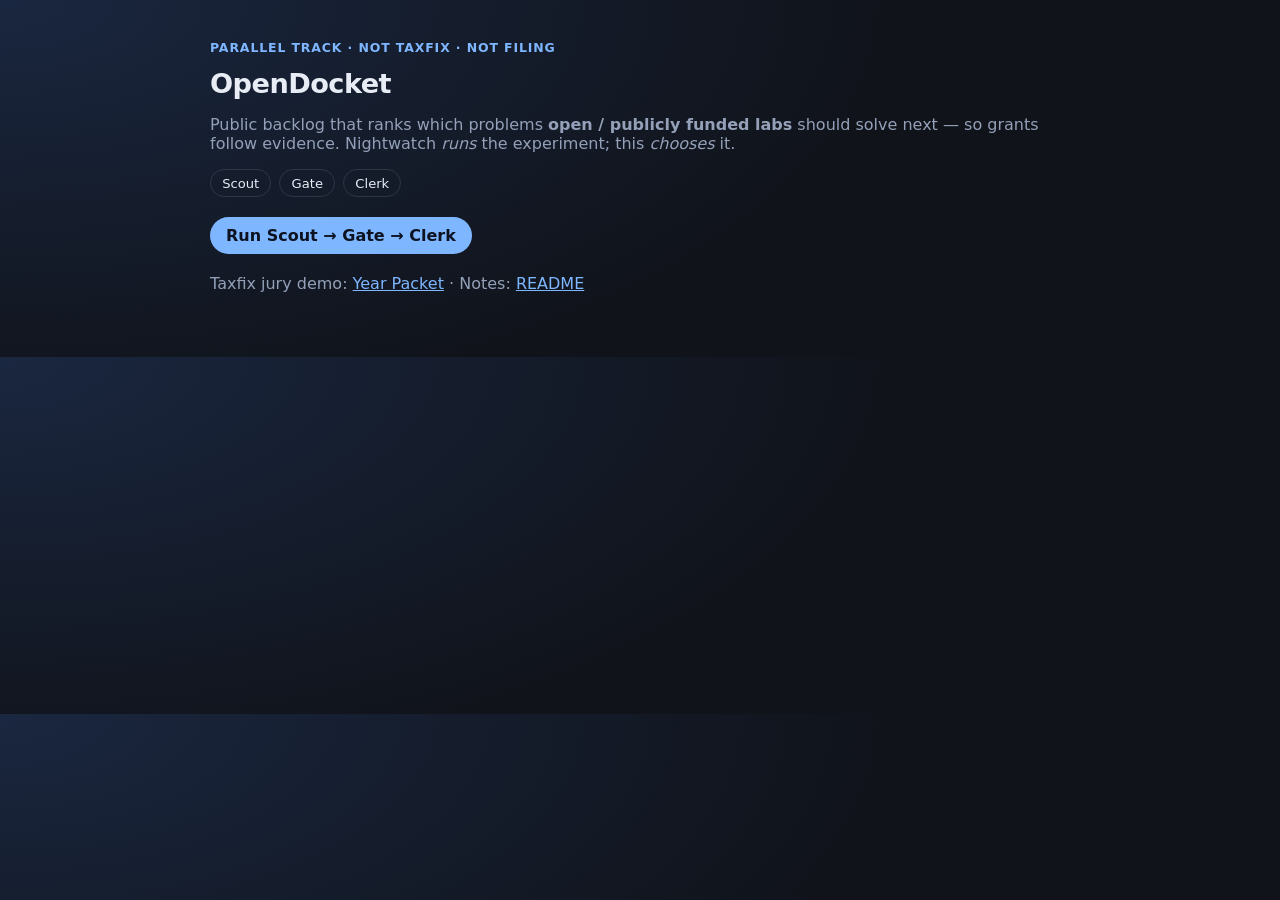
<file: open-labs/index.html>
<!DOCTYPE html>
<html lang="en">
<head>
  <meta charset="utf-8" />
  <meta name="viewport" content="width=device-width, initial-scale=1" />
  <title>OpenDocket — weekly public lab agenda</title>
  <style>
    :root {
      --bg: #10131a; --ink: #e7ecf5; --muted: #93a0b8; --accent: #7eb6ff;
      --ok: #8fd99a; --veto: #ff8f8f; --line: rgba(231,236,245,.12);
      --font: "IBM Plex Sans", system-ui, sans-serif;
    }
    body { margin: 0; font-family: var(--font); color: var(--ink);
      background: radial-gradient(900px 420px at 0% 0%, #1a2740, var(--bg)); }
    main { max-width: 860px; margin: 0 auto; padding: 1.75rem 1.2rem 3rem; }
    h1 { font-size: 1.7rem; letter-spacing: -.02em; margin: .35rem 0; }
    .sub, .meta { color: var(--muted); }
    .banner { font-size: .78rem; text-transform: uppercase; letter-spacing: .07em; color: var(--accent); font-weight: 600; }
    .agents { display: flex; flex-wrap: wrap; gap: .5rem; margin: 1rem 0 1.25rem; }
    .agents span { border: 1px solid var(--line); border-radius: 999px; padding: .35rem .7rem; font-size: .82rem; }
    .agents span.on { border-color: var(--accent); color: var(--accent); }
    button { font: inherit; cursor: pointer; border-radius: 999px; border: 0; padding: .55rem 1rem;
      background: var(--accent); color: #0c1220; font-weight: 600; }
    .card { border: 1px solid var(--line); border-radius: 10px; padding: .9rem 1rem; margin: .65rem 0; background: rgba(0,0,0,.28); }
    .card.vetoed { opacity: .72; border-color: rgba(255,143,143,.45); }
    .card.ranked { border-color: rgba(143,217,154,.45); }
    .status { font-size: .72rem; font-weight: 700; letter-spacing: .06em; text-transform: uppercase; }
    .status.pass { color: var(--ok); }
    .status.fail { color: var(--veto); }
    .log { margin-top: 1.25rem; font-family: ui-monospace, monospace; font-size: .82rem;
      border: 1px solid var(--line); border-radius: 8px; padding: .75rem; background: rgba(0,0,0,.35); white-space: pre-wrap; }
    a { color: var(--accent); }
  </style>
</head>
<body>
  <main>
    <p class="banner">Parallel track · not Taxfix · not filing</p>
    <h1>OpenDocket</h1>
    <p class="sub">Public backlog that ranks which problems <strong>open / publicly funded labs</strong> should solve next — so grants follow evidence. Nightwatch <em>runs</em> the experiment; this <em>chooses</em> it.</p>

    <div class="agents" id="agentPills">
      <span data-a="scout">Scout</span>
      <span data-a="gate">Gate</span>
      <span data-a="clerk">Clerk</span>
    </div>
    <button type="button" id="run">Run Scout → Gate → Clerk</button>

    <div id="board"></div>
    <div class="log" id="log" hidden></div>
    <p class="meta" style="margin-top:1.25rem">Taxfix jury demo: <a href="../year-packet/">Year Packet</a> · Notes: <a href="./README.md">README</a></p>
  </main>
  <script>
    const CARDS = [
      {
        id: "c1",
        title: "Seamless DUNEuro → Zeffiro handoff",
        why: "PerEpi forward↔inverse seam still needs a human in the middle",
        citation: "Höltershinken et al., SIAM J. Sci. Comput. 2025",
        capacity: "Münster biomagnetism + Tampere inverse",
        failed: "Five-year manual bridge; no automated mesh/units adapter",
      },
      {
        id: "c2",
        title: "Unattended overnight run watchdog (domain-agnostic)",
        why: "Grad-student 3AM restarts lose weeks of data",
        citation: "Nightwatch thesis / ALETHEIA run envelope",
        capacity: "Open core + lab adapters",
        failed: "Vendor macros abort without judgment",
      },
      {
        id: "c3",
        title: "Generic AI ELN for every wet lab",
        why: "Notebooks are annoying",
        citation: "",
        capacity: "",
        failed: "",
      },
      {
        id: "c4",
        title: "Crypto-funded open lab coin",
        why: "Incentives",
        citation: "blog post, no DOI",
        capacity: "anon Discord",
        failed: "",
      },
      {
        id: "c5",
        title: "Reproduce local-subtraction FEM in BrainStorm-DUNEuro CI",
        why: "Portability proof across toolchains",
        citation: "DOI 10.1137/23M1582874",
        capacity: "Münster + open CI runners",
        failed: "One-off laptop builds, no continuous check",
      },
    ];

    function gate(card) {
      const reasons = [];
      if (!card.citation || /blog post/i.test(card.citation)) reasons.push("no citable source");
      if (!card.capacity) reasons.push("no named lab capacity");
      if (!card.failed) reasons.push("no failed-attempt trail");
      return reasons;
    }

    const board = document.getElementById("board");
    const log = document.getElementById("log");
    const pills = [...document.querySelectorAll("#agentPills span")];

    function setAgent(id) {
      pills.forEach((p) => p.classList.toggle("on", p.dataset.a === id));
    }

    function sleep(ms) { return new Promise((r) => setTimeout(r, ms)); }

    async function run() {
      log.hidden = false;
      log.textContent = "";
      board.innerHTML = "";
      const lines = [];

      setAgent("scout");
      lines.push("[Scout] 5 candidate cards from grant seam + Nightwatch wedge");
      log.textContent = lines.join("\n");
      await sleep(350);

      setAgent("gate");
      const judged = CARDS.map((c) => ({ ...c, vetoes: gate(c) }));
      for (const c of judged) {
        if (c.vetoes.length) lines.push(`[Gate] VETO ${c.id}: ${c.vetoes.join("; ")}`);
        else lines.push(`[Gate] PASS ${c.id}`);
      }
      log.textContent = lines.join("\n");
      await sleep(450);

      setAgent("clerk");
      const ranked = judged.filter((c) => !c.vetoes.length);
      lines.push(`[Clerk] Weekly docket: ${ranked.map((c) => c.id).join(", ")} (${judged.length - ranked.length} vetoed)`);
      log.textContent = lines.join("\n");

      for (const c of judged) {
        const div = document.createElement("div");
        const vetoed = c.vetoes.length > 0;
        div.className = "card " + (vetoed ? "vetoed" : "ranked");
        const st = document.createElement("div");
        st.className = "status " + (vetoed ? "fail" : "pass");
        st.textContent = vetoed ? "Gate veto · " + c.vetoes.join(" · ") : "Ranked on docket";
        const h = document.createElement("h3");
        h.style.margin = ".25rem 0";
        h.textContent = c.title;
        const m = document.createElement("p");
        m.className = "meta";
        m.textContent = `Why: ${c.why} · Cite: ${c.citation || "—"} · Capacity: ${c.capacity || "—"}`;
        div.append(st, h, m);
        board.appendChild(div);
      }
      pills.forEach((p) => p.classList.add("on"));
    }

    document.getElementById("run").addEventListener("click", run);
  </script>
</body>
</html>
</file>
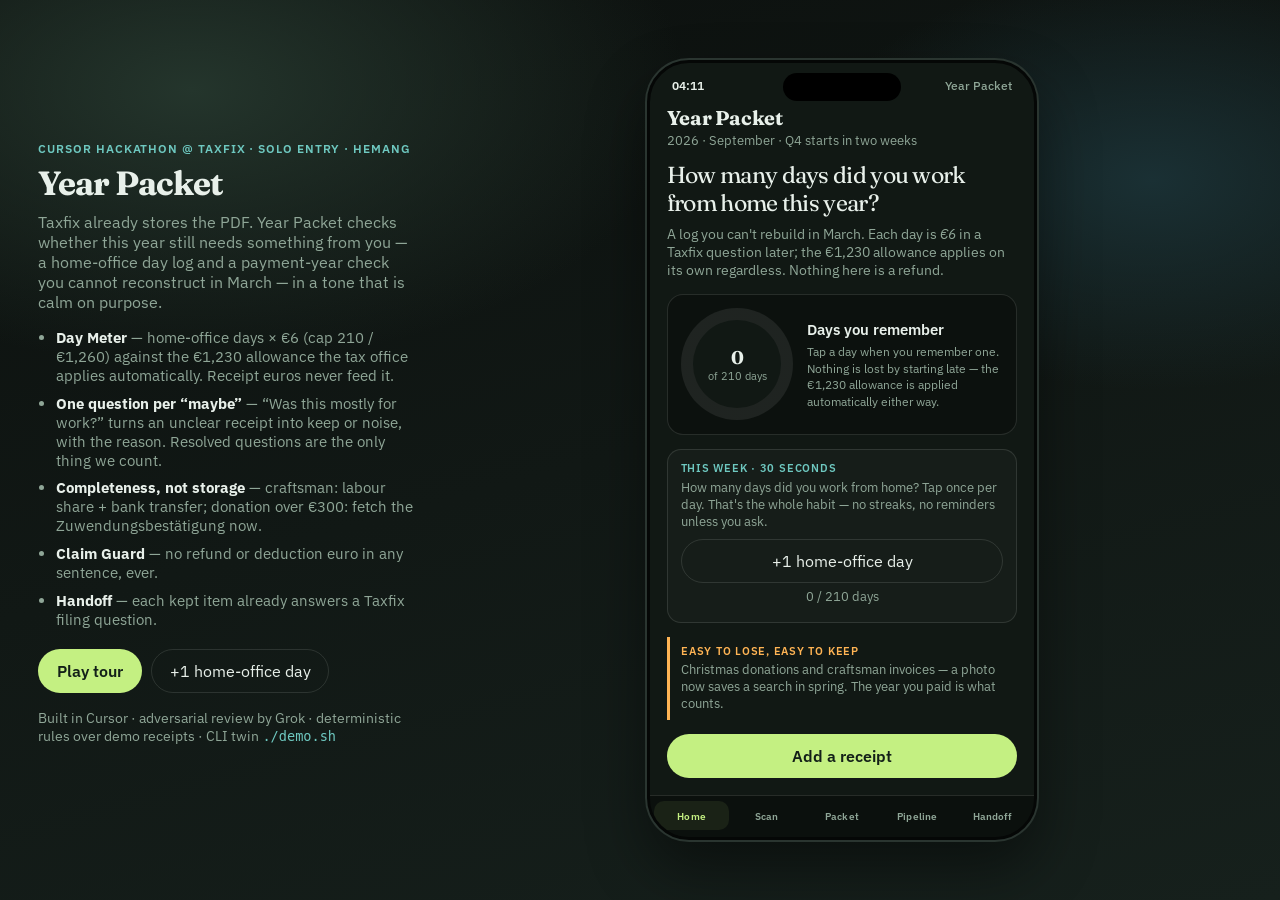
<file: year-packet/index.html>
<!DOCTYPE html>
<html lang="en">
<head>
  <meta charset="utf-8" />
  <meta name="viewport" content="width=device-width, initial-scale=1, viewport-fit=cover" />
  <meta name="theme-color" content="#0f1412" />
  <title>Year Packet — a calm Q4 for Taxfix</title>
  <link rel="preconnect" href="https://fonts.googleapis.com" />
  <link rel="preconnect" href="https://fonts.gstatic.com" crossorigin />
  <link href="https://fonts.googleapis.com/css2?family=Fraunces:opsz,wght@9..144,500;9..144,700&family=IBM+Plex+Sans:wght@400;500;600&display=swap" rel="stylesheet" />
  <link rel="stylesheet" href="styles.css" />
</head>
<body>
  <div class="stage-bg" aria-hidden="true"></div>

  <aside class="desk">
    <p class="desk-kicker">Cursor Hackathon @ Taxfix · solo entry · Hemang</p>
    <h1 class="desk-title">Year Packet</h1>
    <p class="desk-lede">Taxfix already stores the PDF. Year Packet checks whether this year still needs something from you — a home-office day log and a payment-year check you cannot reconstruct in March — in a tone that is calm on purpose.</p>
    <ul class="desk-edges">
      <li><strong>Day Meter</strong> — home-office days × €6 (cap 210 / €1,260) against the €1,230 allowance the tax office applies automatically. Receipt euros never feed it.</li>
      <li><strong>One question per “maybe”</strong> — “Was this mostly for work?” turns an unclear receipt into keep or noise, with the reason. Resolved questions are the only thing we count.</li>
      <li><strong>Completeness, not storage</strong> — craftsman: labour share + bank transfer; donation over €300: fetch the Zuwendungsbestätigung now.</li>
      <li><strong>Claim Guard</strong> — no refund or deduction euro in any sentence, ever.</li>
      <li><strong>Handoff</strong> — each kept item already answers a Taxfix filing question.</li>
    </ul>
    <div class="desk-actions">
      <button type="button" id="tourBtn" class="primary">Play tour</button>
      <button type="button" id="hoDesk" class="ghost">+1 home-office day</button>
    </div>
    <p class="desk-hint">Built in Cursor · adversarial review by Grok · deterministic rules over demo receipts · CLI twin <code>./demo.sh</code></p>
  </aside>

  <div class="phone-wrap">
    <div class="phone" id="phone">
      <div class="phone-notch" aria-hidden="true"></div>
      <div class="status-bar">
        <span id="clock">17:42</span>
        <span class="status-right">Year Packet</span>
      </div>

      <div class="app" id="app">
        <p id="errBanner" class="err" hidden></p>

        <section class="screen title-screen" data-screen="title" id="screen-title" hidden>
          <div class="title-card">
            <p class="sub">Cursor Hackathon @ Taxfix · solo entry · Hemang</p>
            <h1>Year Packet</h1>
            <p class="hero">Off-season, the tax app should feel calm: log a day, keep the right receipt, know why.</p>
            <ul class="title-list">
              <li>Working prototype over demo receipts</li>
              <li>Built in Cursor · Grok did the adversarial Taxfix research</li>
              <li>No refund numbers. No streaks. Nothing due today.</li>
            </ul>
          </div>
        </section>

        <section class="screen" data-screen="home" id="screen-home">
          <header class="app-head">
            <div class="brand">Year Packet</div>
            <p class="sub">2026 · September · Q4 starts in two weeks</p>
          </header>
          <p class="hero">How many days did you work from home this year?</p>
          <p class="muted">A log you can't rebuild in March. Each day is <em>€6</em> in a Taxfix question later; the €1,230 allowance applies on its own regardless. Nothing here is a refund.</p>

          <div class="clever-card" id="cleverCard">
            <div class="clever-ring" id="cleverRing" style="--pct: 0">
              <div class="clever-ring-inner">
                <div class="clever-eur" id="cleverEur">0</div>
                <div class="clever-of">of 210 days</div>
              </div>
            </div>
            <div class="clever-copy">
              <div class="clever-label" id="cleverLabel">Days you remember</div>
              <p class="clever-hint" id="cleverHint">Tap a day when you remember one. Up to 210 days count.</p>
            </div>
          </div>

          <div class="week-card">
            <div class="dec-title">This week · 30 seconds</div>
            <p>How many days did you work from home? Tap once per day. That's the whole habit — no streaks, no reminders unless you ask.</p>
            <button type="button" class="ghost block" id="hoBtn">+1 home-office day</button>
            <p class="muted center" id="hoCount">0 / 210 days</p>
          </div>

          <div class="dec-strip">
            <div class="dec-title">Easy to lose, easy to keep</div>
            <p id="decStrip">Christmas donations and craftsman invoices — a photo now saves a search in spring. The year you paid is what counts.</p>
          </div>

          <button type="button" class="primary block" data-go="capture">Add a receipt</button>
        </section>

        <section class="screen" data-screen="capture" id="screen-capture" hidden>
          <header class="app-head">
            <button type="button" class="back" data-go="home" aria-label="Back">‹</button>
            <div class="brand">Capture</div>
          </header>
          <div class="viewfinder" id="viewfinder">
            <div class="scan-line" aria-hidden="true"></div>
            <div class="corner tl"></div><div class="corner tr"></div>
            <div class="corner bl"></div><div class="corner br"></div>
            <p class="vf-label" id="vfLabel">Tap the shutter · demo receipts</p>
          </div>
          <button type="button" class="shutter" id="shutter" aria-label="Shutter"></button>
          <p class="muted center">Prototype: four demo receipts stand in for the camera.</p>
        </section>

        <section class="screen" data-screen="packet" id="screen-packet" hidden>
          <header class="app-head">
            <div class="brand">Packet 2026</div>
            <p class="sub" id="packetSub">keep · maybe · one question each</p>
          </header>
          <ul id="itemList" class="items"></ul>
          <p class="edge-note">A “maybe” is one question away from keep or noise. Answer it once; it stays answered.</p>
        </section>

        <section class="screen" data-screen="agents" id="screen-agents" hidden>
          <header class="app-head">
            <div class="brand">Pipeline</div>
            <p class="sub">Six stages · one honest contract each</p>
          </header>
          <p class="craft-note">
            <strong>How it was built:</strong> Cursor wrote this UI, the Claim Guard, the CLI twin and the video script; Grok ran the adversarial review against Taxfix's live product.
            Stages are deterministic rules over demo receipts — not live model agents.
          </p>
          <ol id="agentList" class="agents"></ol>
          <button type="button" class="primary block" id="runBtn">Run the packet</button>
          <div id="stages" class="stages"></div>
          <p id="guardBanner" class="guard" hidden></p>
        </section>

        <section class="screen" data-screen="ready" id="screen-ready" hidden>
          <header class="app-head">
            <div class="brand">Handoff</div>
            <p class="sub">What Taxfix will ask in 2027 — already answered</p>
          </header>
          <div class="ready-card locked" id="unlockCard">
            <div class="lock-badge">No filing tonight</div>
            <h2>Your packet becomes answers, not homework</h2>
            <p>Each kept item maps to a Taxfix filing question. The wage-tax certificate arrives after year-end on its own; Taxfix Expert can even fetch it.</p>
            <ul class="ready-list" id="handoffList"></ul>
            <ul class="ready-list" id="gapList"></ul>
          </div>
          <p class="disclaimer">Not tax advice. Prototype over demo receipts.</p>
        </section>
      </div>

      <nav class="tabbar" aria-label="Primary">
        <button type="button" class="tab on" data-tab="home"><span>Home</span></button>
        <button type="button" class="tab" data-tab="capture"><span>Scan</span></button>
        <button type="button" class="tab" data-tab="packet"><span>Packet</span></button>
        <button type="button" class="tab" data-tab="agents"><span>Pipeline</span></button>
        <button type="button" class="tab" data-tab="ready"><span>Handoff</span></button>
      </nav>
    </div>
  </div>

  <script type="module" src="app.js"></script>
</body>
</html>
</file>
<file: year-packet/styles.css>
:root {
  --bg0: #0c100e;
  --bg1: #16201c;
  --ink: #e8f0ea;
  --muted: #8fa697;
  --accent: #c4f082;
  --accent2: #6ec8c0;
  --warn: #ffb454;
  --danger: #ff7a7a;
  --line: rgba(232, 240, 234, 0.12);
  --phone: #111814;
  --bezel: #050706;
  --font-display: "Fraunces", Georgia, serif;
  --font-body: "IBM Plex Sans", system-ui, sans-serif;
  --safe-b: env(safe-area-inset-bottom, 0px);
}

* { box-sizing: border-box; }
html, body { margin: 0; min-height: 100%; }
body {
  font-family: var(--font-body);
  color: var(--ink);
  background: var(--bg0);
  display: grid;
  grid-template-columns: minmax(260px, 380px) 1fr;
  gap: 1.5rem;
  min-height: 100vh;
  padding: 1.25rem clamp(1rem, 3vw, 2.5rem);
  align-items: center;
}
@media (max-width: 860px) {
  body {
    grid-template-columns: 1fr;
    padding: 0;
    align-items: stretch;
  }
  .desk { display: none; }
  .phone-wrap { padding: 0; min-height: 100vh; }
  .phone {
    width: 100%;
    max-width: none;
    height: 100vh;
    height: 100dvh;
    border-radius: 0;
    border: 0;
    box-shadow: none;
  }
  .phone-notch { display: none; }
}

.stage-bg {
  position: fixed;
  inset: 0;
  z-index: 0;
  background:
    radial-gradient(900px 500px at 15% 10%, #24352c 0%, transparent 55%),
    radial-gradient(700px 420px at 90% 20%, #1a3034 0%, transparent 50%),
    linear-gradient(165deg, var(--bg0), var(--bg1));
  pointer-events: none;
}

.desk, .phone-wrap { position: relative; z-index: 1; }

.desk-kicker {
  margin: 0 0 0.35rem;
  font-size: 0.72rem;
  letter-spacing: 0.08em;
  text-transform: uppercase;
  color: var(--accent2);
  font-weight: 600;
}
.desk-title {
  font-family: var(--font-display);
  font-size: 2.1rem;
  margin: 0 0 0.5rem;
  letter-spacing: -0.03em;
}
.desk-lede { color: var(--muted); margin: 0 0 1rem; max-width: 28rem; }
.desk-edges {
  margin: 0 0 1.25rem;
  padding-left: 1.1rem;
  color: var(--muted);
  font-size: 0.92rem;
}
.desk-edges li { margin-bottom: 0.55rem; }
.desk-edges strong { color: var(--ink); }
.desk-actions { display: flex; flex-wrap: wrap; gap: 0.6rem; }
.desk-hint { margin-top: 1rem; color: var(--muted); font-size: 0.85rem; }
.desk-hint a, .desk-hint code { color: var(--accent2); }

.phone-wrap {
  display: flex;
  justify-content: center;
  align-items: center;
  padding: 0.5rem;
}

.phone {
  width: min(390px, 100%);
  height: min(780px, 92vh);
  background: var(--phone);
  border: 3px solid var(--bezel);
  border-radius: 42px;
  box-shadow:
    0 0 0 2px #2a3530,
    0 28px 60px rgba(0, 0, 0, 0.45);
  display: flex;
  flex-direction: column;
  overflow: hidden;
  position: relative;
}

.phone-notch {
  position: absolute;
  top: 10px;
  left: 50%;
  transform: translateX(-50%);
  width: 118px;
  height: 28px;
  background: #000;
  border-radius: 18px;
  z-index: 5;
}

.status-bar {
  display: flex;
  justify-content: space-between;
  padding: 14px 22px 6px;
  font-size: 0.78rem;
  font-weight: 600;
  color: var(--ink);
  flex-shrink: 0;
}
.status-right { color: var(--muted); font-weight: 500; }

.app {
  flex: 1;
  overflow: hidden;
  position: relative;
  min-height: 0;
}

.screen {
  position: absolute;
  inset: 0;
  overflow-y: auto;
  padding: 0.35rem 1.05rem 1rem;
  -webkit-overflow-scrolling: touch;
  animation: fadeIn 0.35s ease both;
}
.screen[hidden] { display: none !important; }

@keyframes fadeIn {
  from { opacity: 0; transform: translateX(10px); }
  to { opacity: 1; transform: translateX(0); }
}

.app-head { margin-bottom: 0.75rem; }
.app-head .brand {
  font-family: var(--font-display);
  font-weight: 700;
  font-size: 1.25rem;
  letter-spacing: -0.02em;
}
.app-head .sub { margin: 0.15rem 0 0; color: var(--muted); font-size: 0.82rem; }
.back {
  border: 0;
  background: transparent;
  color: var(--accent2);
  font-size: 1.4rem;
  padding: 0;
  margin: 0 0 0.25rem;
  cursor: pointer;
}

.hero {
  font-family: var(--font-display);
  font-size: 1.45rem;
  line-height: 1.2;
  margin: 0 0 0.55rem;
  letter-spacing: -0.03em;
}
.hero em { color: var(--accent); font-style: italic; }
.muted { color: var(--muted); font-size: 0.88rem; margin: 0 0 0.9rem; }
.muted.center { text-align: center; font-size: 0.8rem; }

.clever-card {
  display: grid;
  grid-template-columns: 112px 1fr;
  gap: 0.85rem;
  align-items: center;
  padding: 0.85rem;
  border-radius: 16px;
  border: 1px solid var(--line);
  background: rgba(0, 0, 0, 0.28);
  margin-bottom: 0.85rem;
}
.clever-card[data-state="under"] { border-color: rgba(110, 200, 192, 0.35); }
.clever-card[data-state="watching"] { border-color: rgba(255, 180, 84, 0.4); }
.clever-card[data-state="pressure"] { border-color: rgba(196, 240, 130, 0.55); }

.clever-ring {
  --pct: 0;
  width: 112px;
  height: 112px;
  border-radius: 50%;
  background: conic-gradient(var(--accent) calc(var(--pct) * 1%), rgba(255,255,255,0.08) 0);
  display: grid;
  place-items: center;
  transition: background 0.6s ease;
}
.clever-ring-inner {
  width: 88px;
  height: 88px;
  border-radius: 50%;
  background: var(--phone);
  display: flex;
  flex-direction: column;
  align-items: center;
  justify-content: center;
}
.clever-eur {
  font-family: var(--font-display);
  font-weight: 700;
  font-size: 1.15rem;
  letter-spacing: -0.02em;
}
.clever-of { font-size: 0.68rem; color: var(--muted); }
.clever-label { font-weight: 600; font-size: 0.95rem; margin-bottom: 0.25rem; }
.clever-hint { margin: 0; font-size: 0.78rem; color: var(--muted); line-height: 1.35; }

.dec-strip {
  border-left: 3px solid var(--warn);
  padding: 0.45rem 0 0.45rem 0.7rem;
  margin-bottom: 0.9rem;
}
.dec-title {
  font-size: 0.68rem;
  text-transform: uppercase;
  letter-spacing: 0.07em;
  color: var(--warn);
  font-weight: 600;
}
.dec-strip p { margin: 0.2rem 0 0; font-size: 0.82rem; color: var(--muted); }

.week-card {
  border: 1px solid var(--line);
  border-radius: 14px;
  padding: 0.7rem 0.8rem 0.5rem;
  margin-bottom: 0.9rem;
  background: rgba(255, 255, 255, 0.025);
}
.week-card .dec-title { color: var(--accent2); }
.week-card p { margin: 0.25rem 0 0.55rem; font-size: 0.82rem; color: var(--muted); }
.week-card .ghost.block { margin-bottom: 0.3rem; }

.title-screen { display: flex; align-items: center; }
.title-card h1 {
  font-family: var(--font-display);
  font-size: 2.6rem;
  margin: 0.3rem 0 0.6rem;
  color: var(--accent);
}
.title-card .hero { margin-bottom: 1rem; }
.title-list { list-style: none; padding: 0; margin: 0; }
.title-list li {
  color: var(--muted);
  font-size: 0.9rem;
  padding: 0.35rem 0;
  border-top: 1px solid var(--line);
}

.item-q { margin-top: 0.45rem; display: flex; gap: 0.4rem; align-items: center; flex-wrap: wrap; }
.item-q span { font-size: 0.82rem; color: var(--ink); }
.item-q button {
  font: inherit;
  font-size: 0.78rem;
  padding: 0.3rem 0.7rem;
  border-radius: 999px;
  border: 1px solid var(--line);
  background: transparent;
  color: var(--ink);
  cursor: pointer;
}
.item-q button:hover { border-color: var(--accent2); }
.badge.noise { background: rgba(143, 166, 151, 0.18); color: var(--muted); }
.items li.resolved { border-color: rgba(110, 200, 192, 0.45); }

.ready-card.locked { position: relative; }
.lock-badge {
  display: inline-block;
  font-size: 0.65rem;
  font-weight: 700;
  letter-spacing: 0.08em;
  color: var(--warn);
  border: 1px solid rgba(255, 180, 84, 0.4);
  border-radius: 4px;
  padding: 0.15rem 0.4rem;
  margin-bottom: 0.5rem;
}

button {
  font: inherit;
  cursor: pointer;
  border-radius: 999px;
  padding: 0.7rem 1.1rem;
  border: 1px solid transparent;
  transition: transform 0.12s ease, filter 0.15s ease;
}
button:active { transform: scale(0.97); }
.primary { background: var(--accent); color: #132018; font-weight: 600; }
.ghost { background: transparent; color: var(--ink); border-color: var(--line); }
.block { display: block; width: 100%; margin-bottom: 0.55rem; }

.meter { margin: 1rem 0 1.15rem; }
.meter-label { font-size: 0.75rem; color: var(--muted); margin-bottom: 0.35rem; }
.meter-track {
  height: 8px;
  border-radius: 999px;
  background: rgba(255,255,255,0.07);
  overflow: hidden;
}
.meter-fill {
  height: 100%;
  width: 0%;
  background: linear-gradient(90deg, var(--accent2), var(--accent));
  transition: width 0.55s cubic-bezier(0.22, 1, 0.36, 1);
}
.meter-meta { margin-top: 0.35rem; font-size: 0.82rem; }

.viewfinder {
  position: relative;
  aspect-ratio: 3 / 4;
  border-radius: 16px;
  background:
    linear-gradient(160deg, #1a2822, #0d1411),
    repeating-linear-gradient(0deg, transparent, transparent 11px, rgba(196,240,130,0.03) 12px);
  border: 1px solid var(--line);
  margin-bottom: 1rem;
  overflow: hidden;
}
.viewfinder.flash { animation: flash 0.35s ease; }
@keyframes flash {
  0% { filter: brightness(1); }
  40% { filter: brightness(2.2); }
  100% { filter: brightness(1); }
}
.scan-line {
  position: absolute;
  left: 8%;
  right: 8%;
  height: 2px;
  background: var(--accent);
  box-shadow: 0 0 12px var(--accent);
  animation: scan 2.2s ease-in-out infinite;
  opacity: 0.85;
}
@keyframes scan {
  0% { top: 12%; }
  50% { top: 78%; }
  100% { top: 12%; }
}
.corner {
  position: absolute;
  width: 22px;
  height: 22px;
  border: 2px solid var(--accent);
}
.corner.tl { top: 14px; left: 14px; border-right: 0; border-bottom: 0; }
.corner.tr { top: 14px; right: 14px; border-left: 0; border-bottom: 0; }
.corner.bl { bottom: 14px; left: 14px; border-right: 0; border-top: 0; }
.corner.br { bottom: 14px; right: 14px; border-left: 0; border-top: 0; }
.vf-label {
  position: absolute;
  bottom: 18px;
  left: 0;
  right: 0;
  text-align: center;
  margin: 0;
  font-size: 0.85rem;
  color: var(--ink);
  text-shadow: 0 1px 4px #000;
}

.shutter {
  display: block;
  width: 68px;
  height: 68px;
  margin: 0 auto 0.75rem;
  border-radius: 50%;
  border: 4px solid rgba(232, 240, 234, 0.45);
  background: var(--ink);
  padding: 0;
}
.shutter::after {
  content: "";
  display: block;
  width: 52px;
  height: 52px;
  margin: 3px auto;
  border-radius: 50%;
  background: var(--accent);
}

.items { list-style: none; margin: 0; padding: 0; }
.items li {
  padding: 0.7rem 0;
  border-bottom: 1px solid var(--line);
  animation: rise 0.4s ease both;
}
.badge {
  display: inline-block;
  font-size: 0.68rem;
  font-weight: 600;
  text-transform: uppercase;
  letter-spacing: 0.04em;
  padding: 0.12rem 0.4rem;
  border-radius: 4px;
  margin-right: 0.35rem;
}
.badge.keep { background: rgba(196, 240, 130, 0.18); color: var(--accent); }
.badge.maybe { background: rgba(255, 180, 84, 0.18); color: var(--warn); }
.item-title { font-weight: 500; font-size: 0.95rem; }
.item-meta { color: var(--muted); font-size: 0.8rem; margin-top: 0.2rem; }
.edge-note {
  margin-top: 0.85rem;
  font-size: 0.8rem;
  color: var(--muted);
  border-left: 3px solid var(--accent2);
  padding-left: 0.65rem;
}

.agents { margin: 0 0 1rem; padding-left: 1.05rem; }
.agents li {
  margin-bottom: 0.5rem;
  opacity: 0.4;
  transition: opacity 0.3s ease, color 0.3s ease;
  font-size: 0.92rem;
}
.agents li.active { opacity: 1; color: var(--accent); }
.agents li.done { opacity: 0.95; }
.agents .owns { display: block; color: var(--muted); font-size: 0.78rem; }

.stages { display: flex; flex-direction: column; gap: 0.4rem; margin-top: 0.75rem; }
.stage {
  font-size: 0.82rem;
  padding: 0.4rem 0.55rem;
  border-left: 3px solid var(--accent2);
  background: rgba(110, 200, 192, 0.07);
  animation: rise 0.35s ease both;
}
.stage.fail { border-color: var(--danger); }

.guard {
  margin-top: 0.75rem;
  padding: 0.7rem 0.8rem;
  border-radius: 10px;
  background: rgba(255, 122, 122, 0.12);
  border: 1px solid rgba(255, 122, 122, 0.35);
  color: #ffd0d0;
  font-size: 0.88rem;
}

.ready-card {
  border: 1px solid var(--line);
  border-radius: 14px;
  padding: 1rem;
  background: rgba(0,0,0,0.28);
  margin-bottom: 1rem;
}
.ready-card h2 {
  font-family: var(--font-display);
  font-size: 1.2rem;
  margin: 0 0 0.45rem;
}
.ready-list {
  margin: 0.75rem 0 0;
  padding-left: 1.05rem;
  color: var(--muted);
  font-size: 0.88rem;
}
.ready-list .ok { color: var(--accent); }
.ready-list .gap { color: var(--warn); }
.err {
  margin: 0.35rem 1.05rem 0;
  padding: 0.55rem 0.7rem;
  border-radius: 8px;
  background: rgba(255, 122, 122, 0.14);
  border: 1px solid rgba(255, 122, 122, 0.4);
  color: #ffd0d0;
  font-size: 0.82rem;
}
.craft-note {
  font-size: 0.8rem;
  color: var(--muted);
  line-height: 1.4;
  margin: 0 0 0.85rem;
  padding: 0.65rem 0.75rem;
  border-radius: 10px;
  border: 1px solid var(--line);
  background: rgba(0,0,0,0.22);
}
.craft-note strong { color: var(--accent2); }

.tabbar {
  display: grid;
  grid-template-columns: repeat(5, 1fr);
  gap: 0;
  border-top: 1px solid var(--line);
  background: rgba(0, 0, 0, 0.35);
  padding: 0.35rem 0.25rem calc(0.45rem + var(--safe-b));
  flex-shrink: 0;
}
.tab {
  border: 0;
  background: transparent;
  color: var(--muted);
  font-size: 0.65rem;
  font-weight: 600;
  padding: 0.45rem 0.15rem;
  border-radius: 10px;
  letter-spacing: 0.01em;
}
.tab.on { color: var(--accent); background: rgba(196, 240, 130, 0.08); }
.tab span { display: block; }

.phone.touring .tab.on {
  box-shadow: 0 0 0 1px rgba(196, 240, 130, 0.35);
}

@keyframes rise {
  from { opacity: 0; transform: translateY(6px); }
  to { opacity: 1; transform: translateY(0); }
}
</file>
